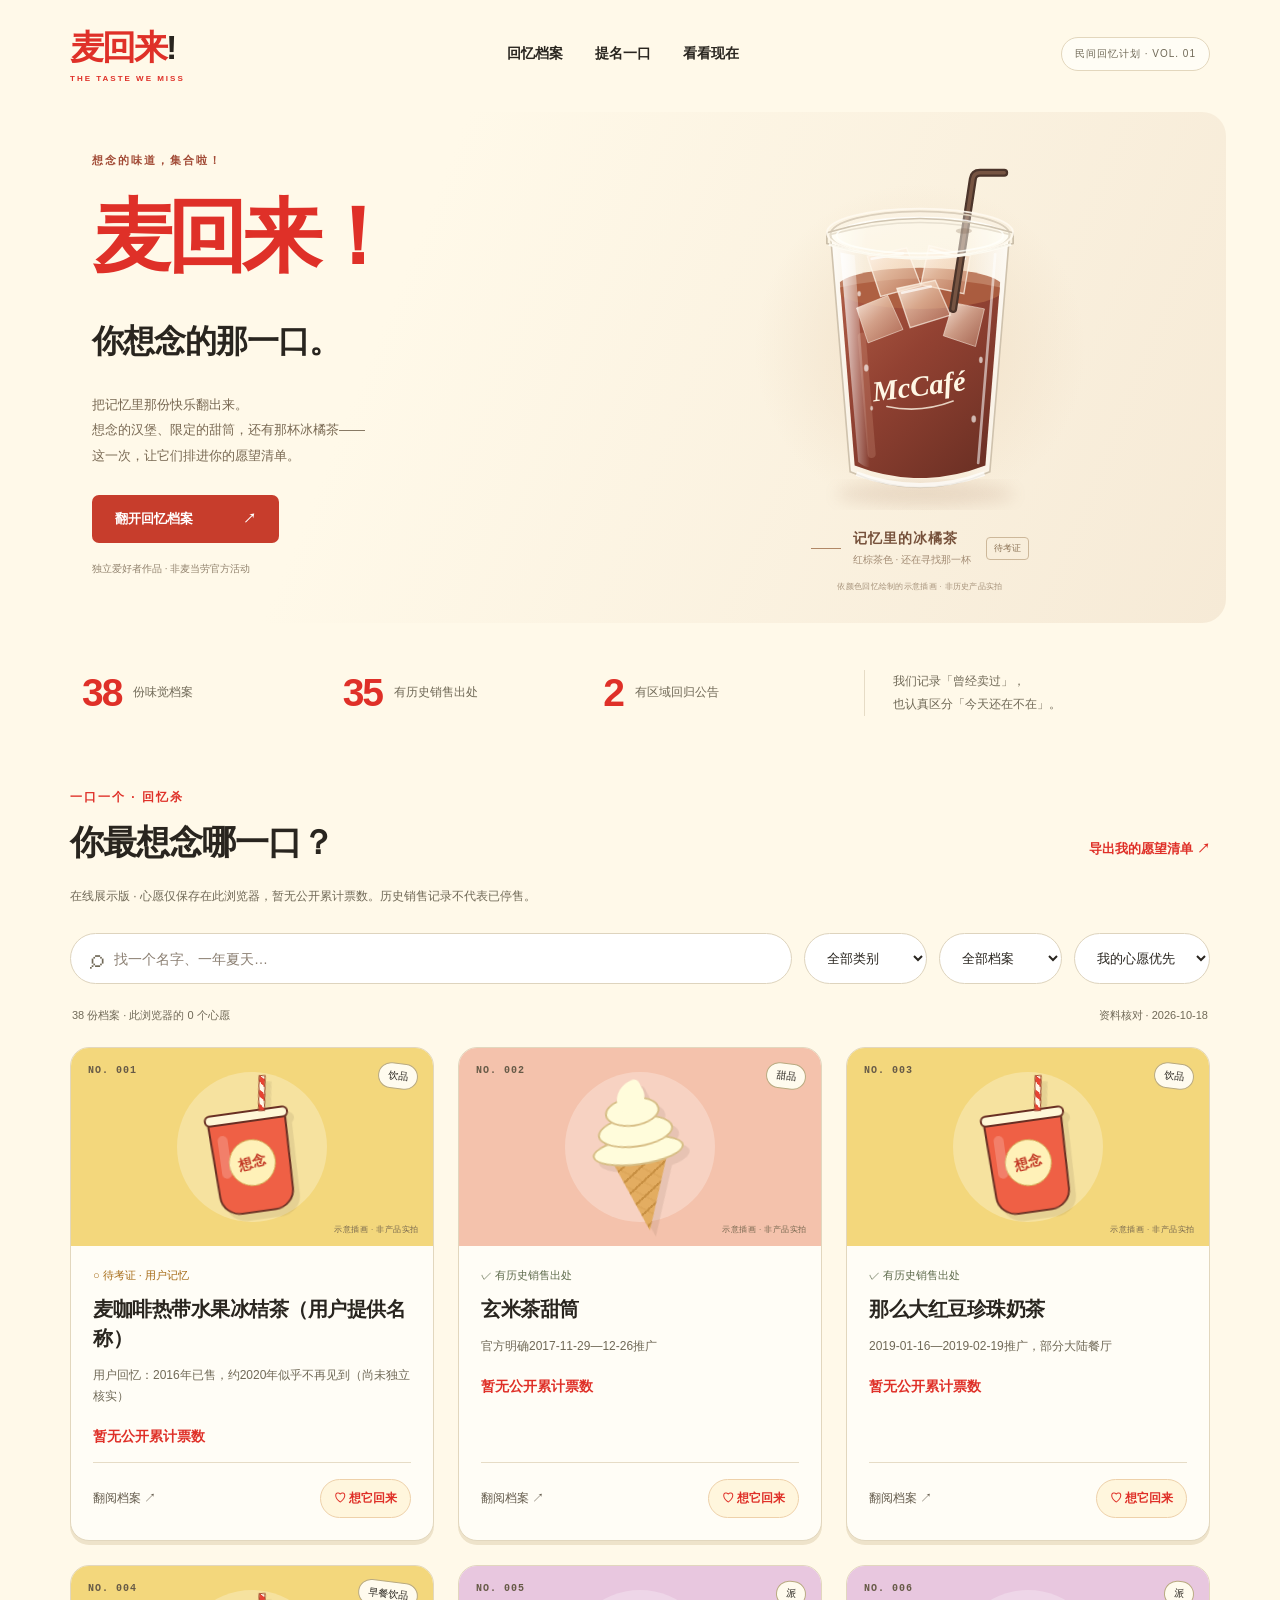
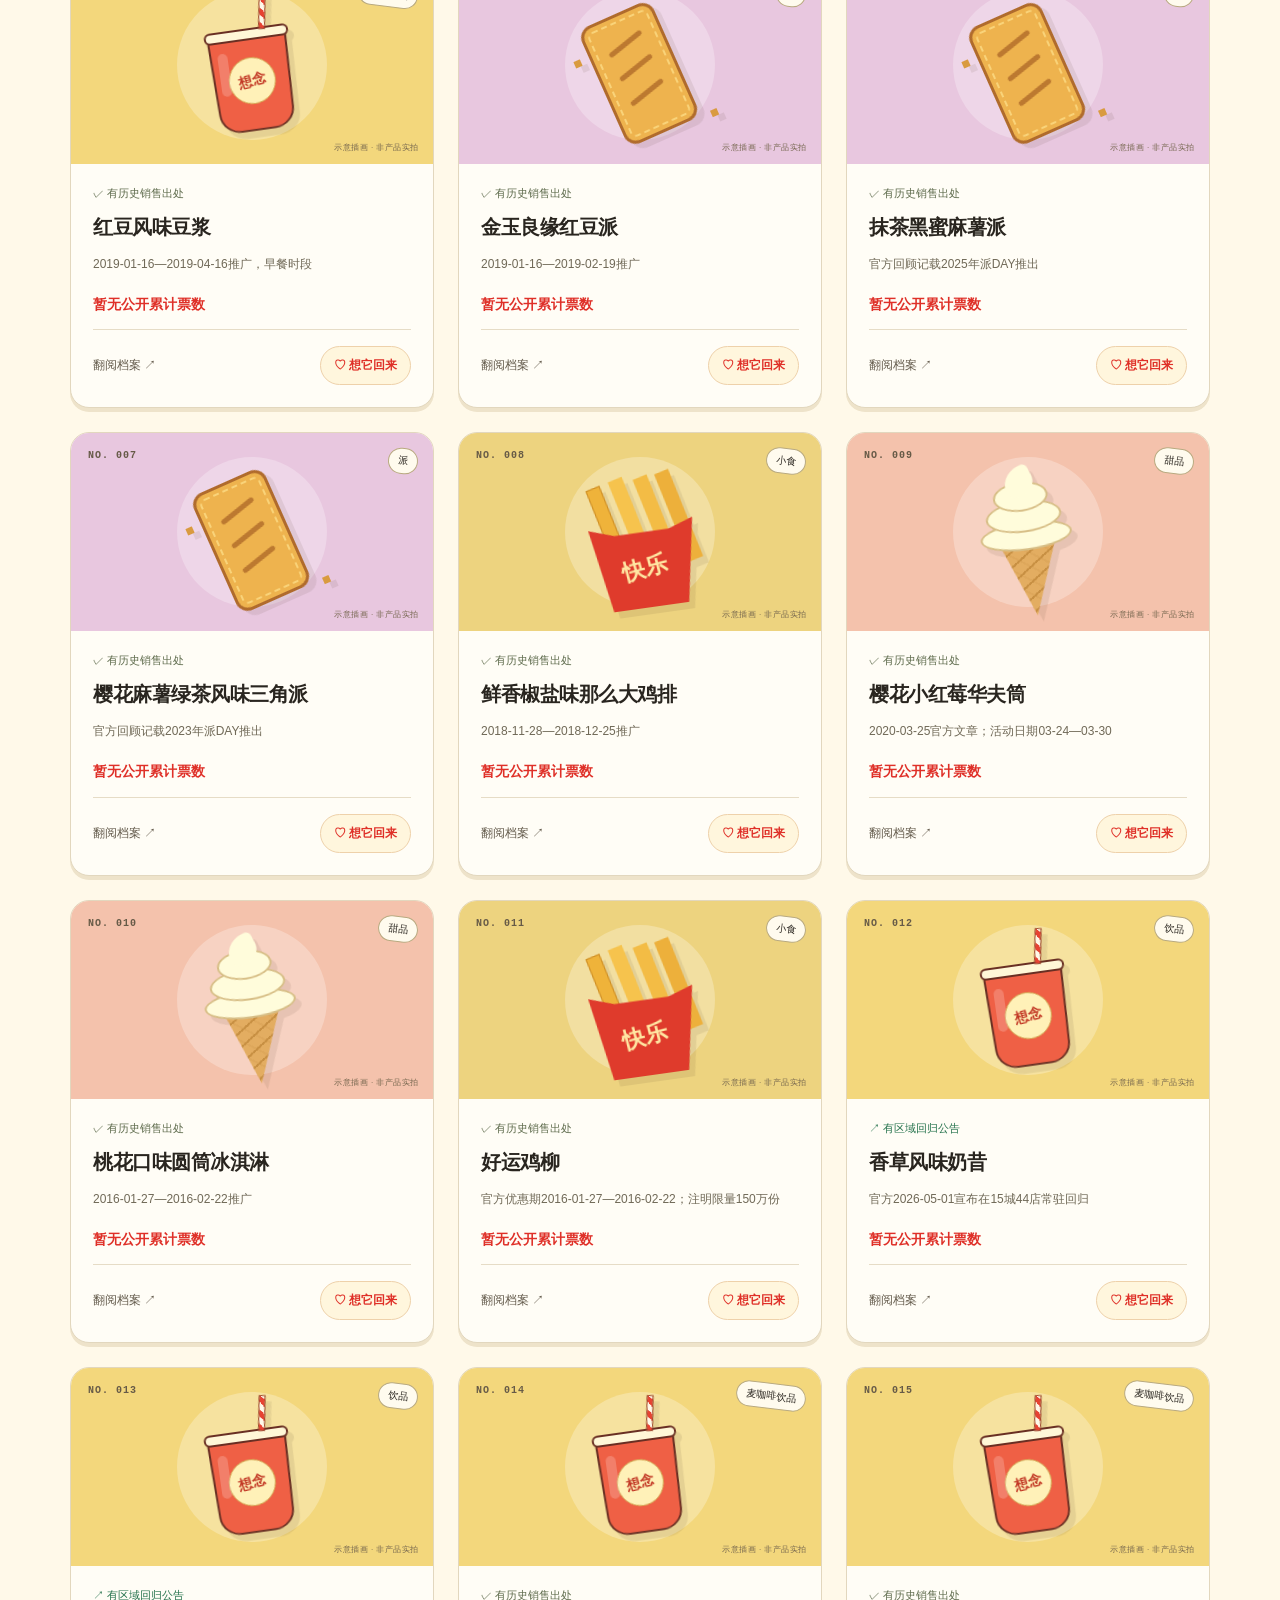
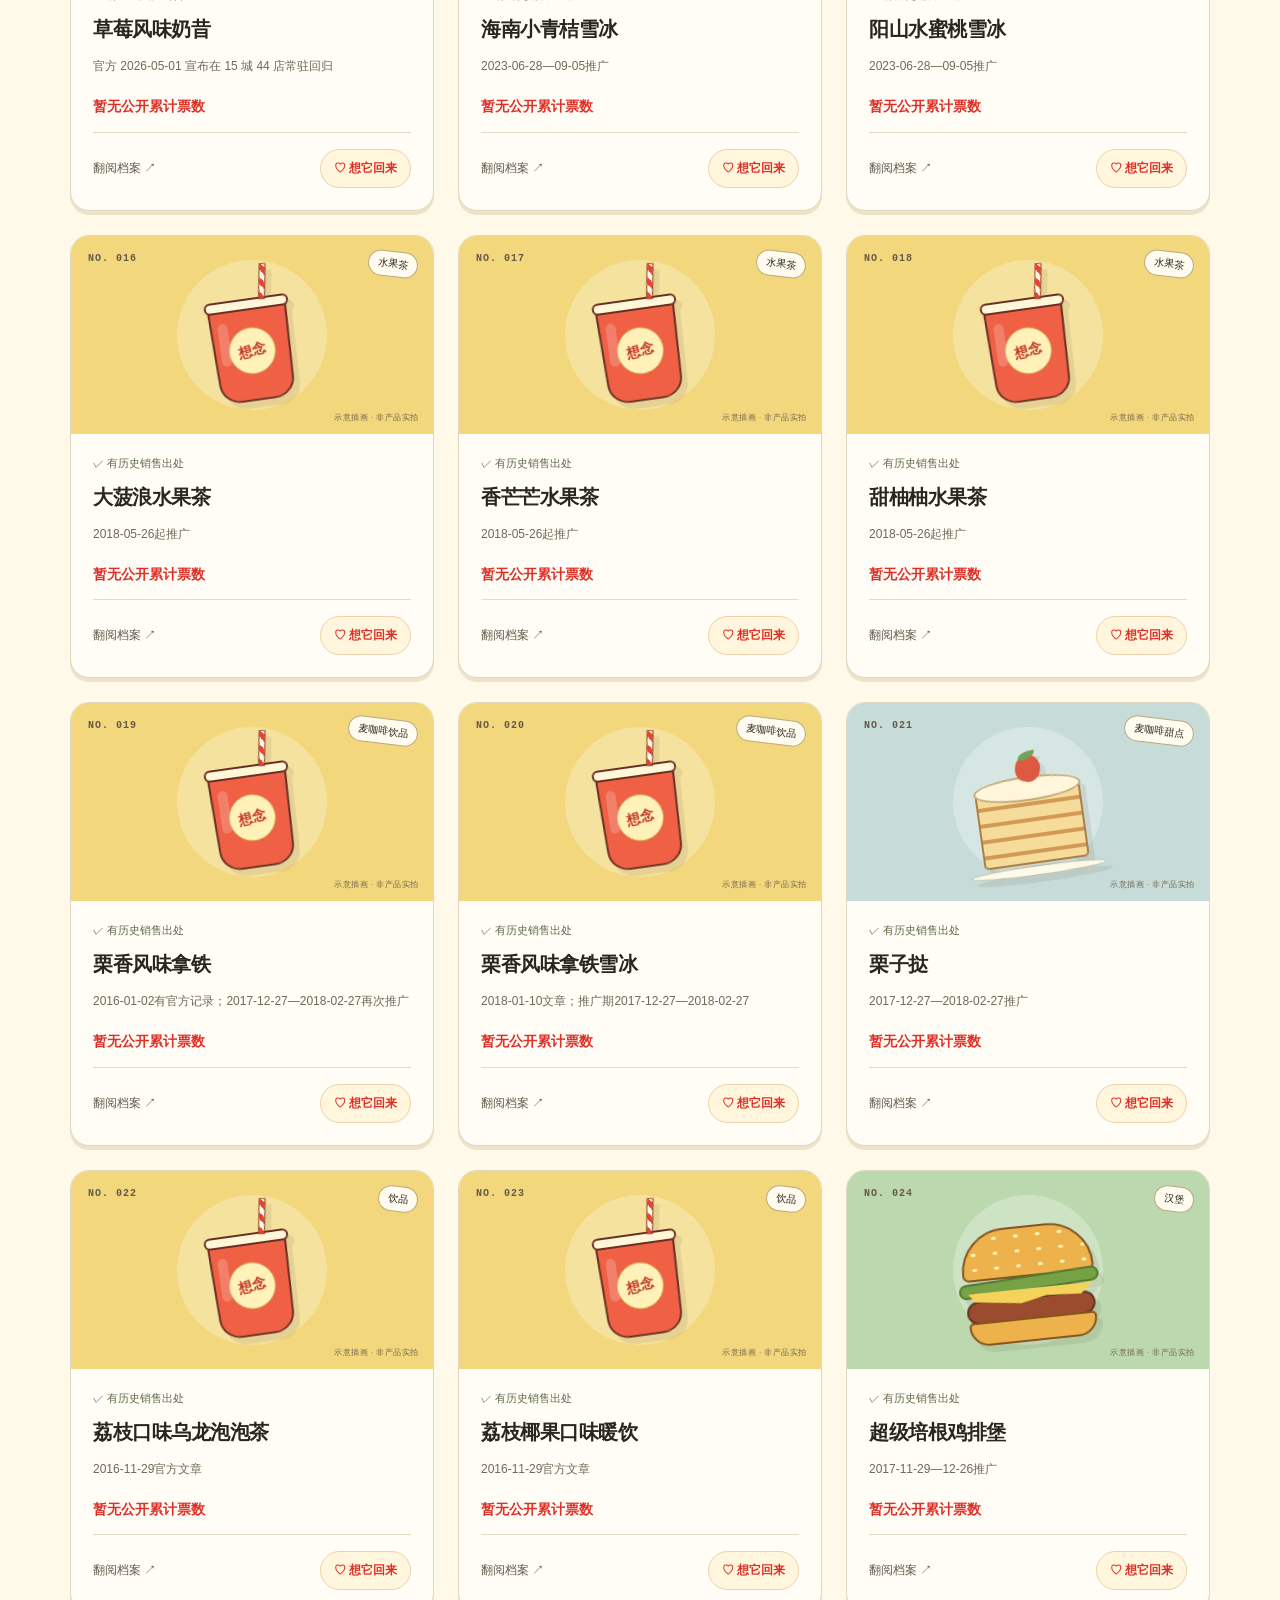
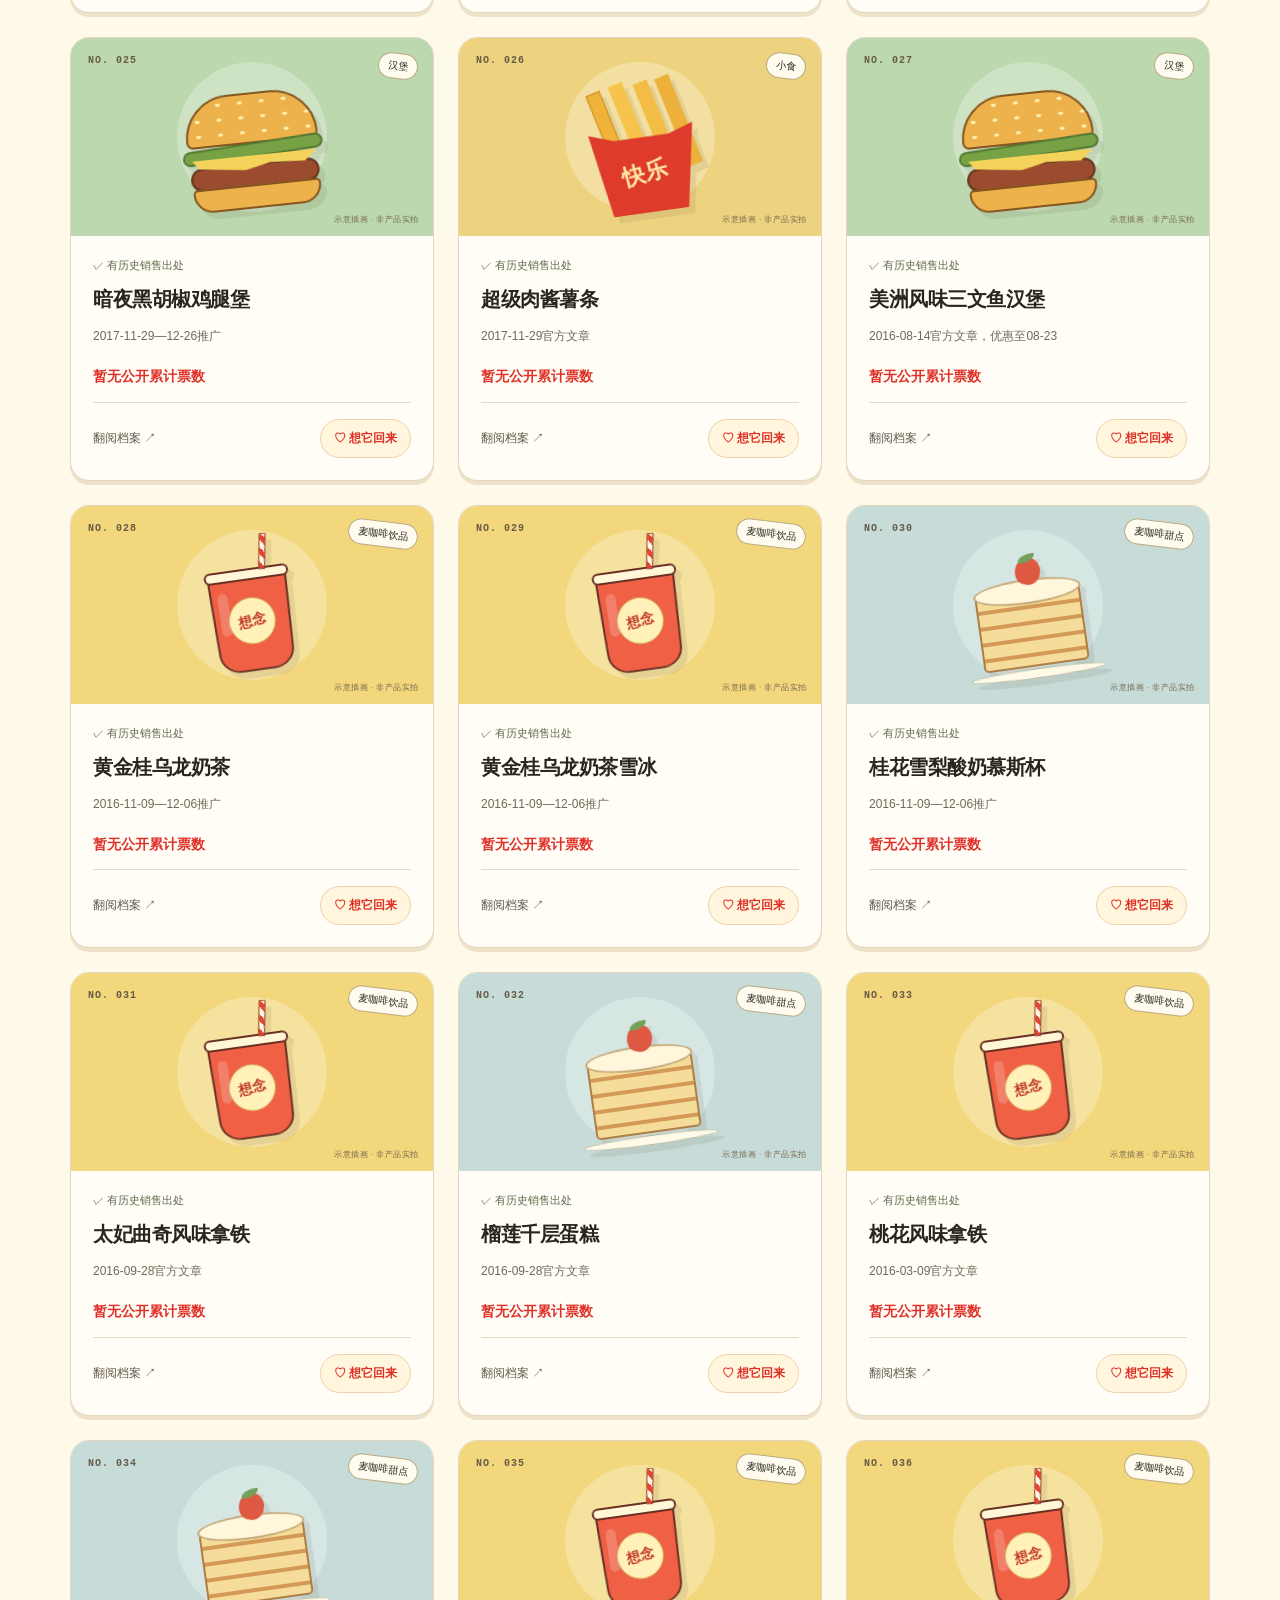
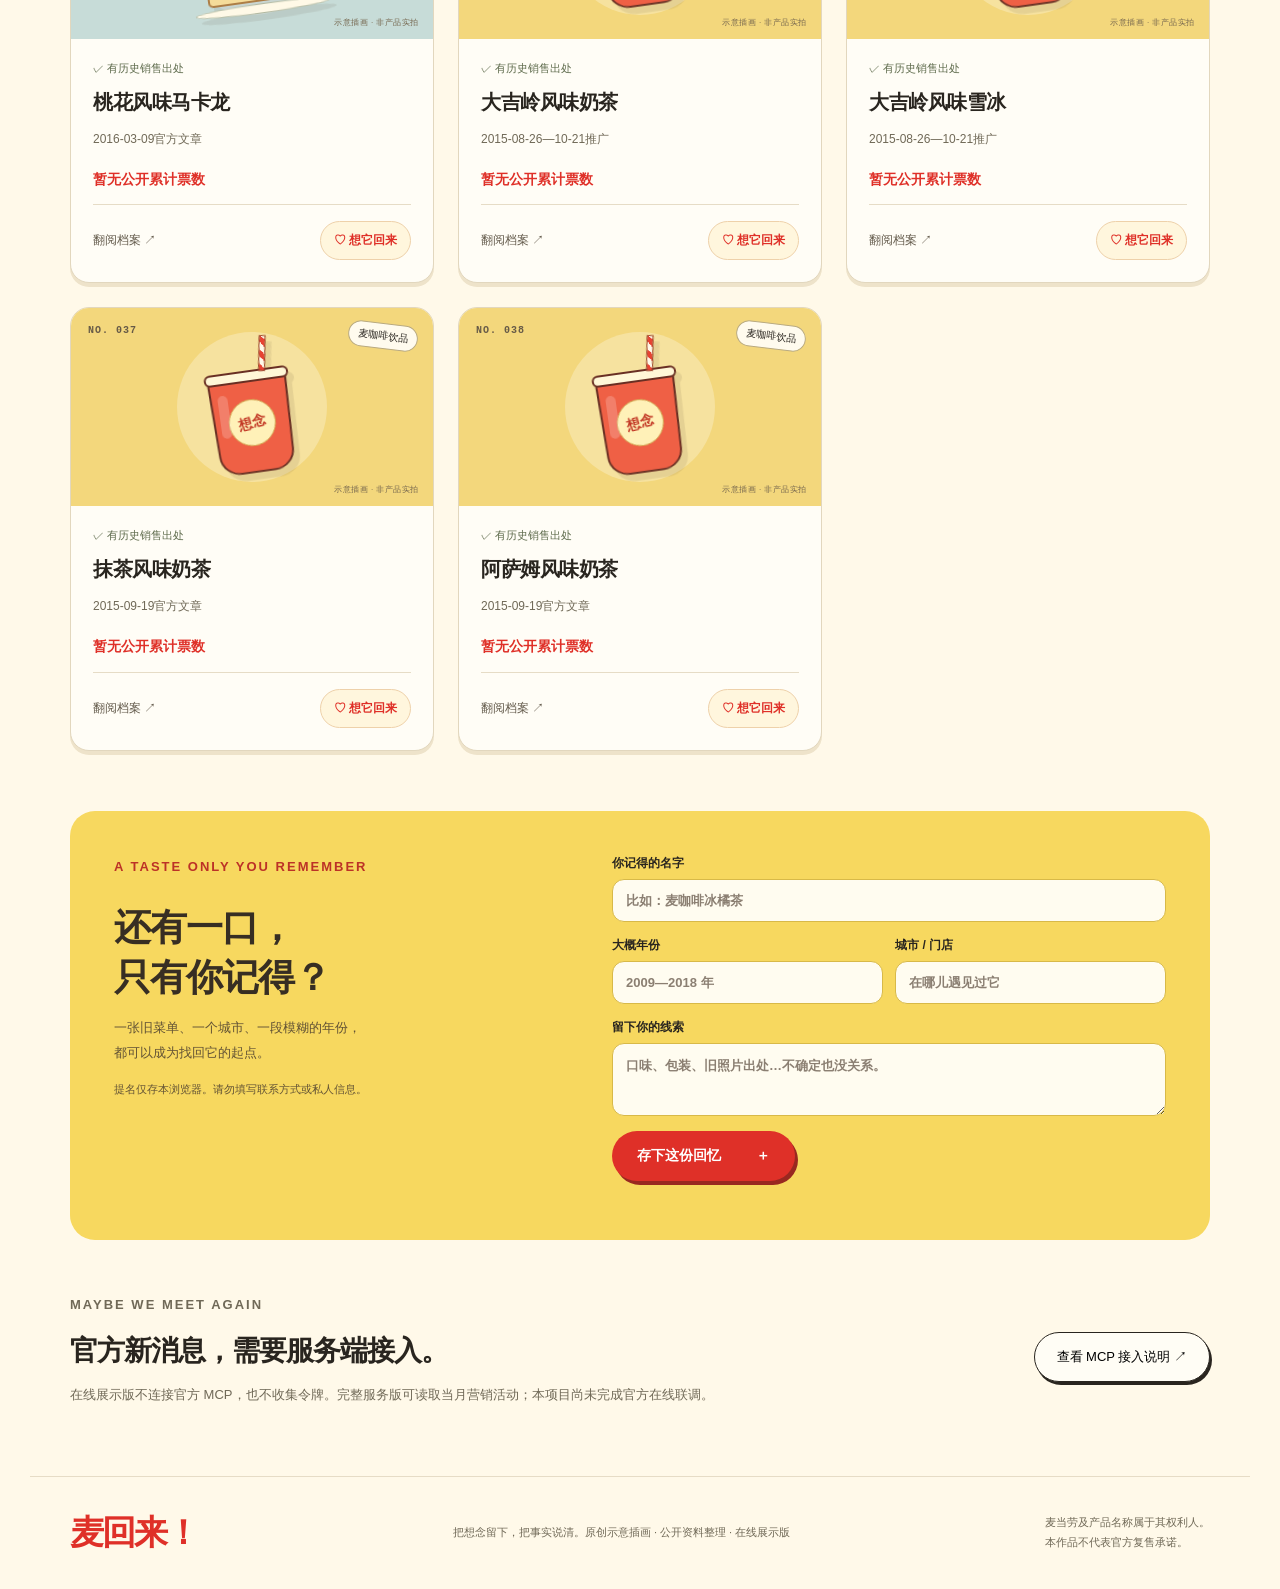
<file: index.html>
<!doctype html>
<html lang="zh-CN" data-mode="static"><head><meta charset="utf-8"><meta name="viewport" content="width=device-width,initial-scale=1"><title>麦回来！· 那一口，我们还记得</title><link rel="stylesheet" href="./style.css"><script defer src="./app.js"></script></head>
<body><header><a class="brand" href="#">麦回来<span>!</span><small>THE TASTE WE MISS</small></a><nav aria-label="主导航"><a href="#archive">回忆档案</a><a href="#nominate">提名一口</a><a href="#live">看看现在</a></nav><span class="edition">民间回忆计划 · VOL. 01</span></header>
<main><section class="hero"><div class="hero-copy"><p class="eyebrow">想念的味道，集合啦！</p><h1>麦回来<span>！</span><br><em>你想念的那一口。</em></h1><p class="intro">把记忆里那份快乐翻出来。<br>想念的汉堡、限定的甜筒，还有那杯冰橘茶——<br>这一次，让它们排进你的愿望清单。</p><a class="primary" href="#archive">翻开回忆档案 <span>↗</span></a><p class="quiet">独立爱好者作品 · 非麦当劳官方活动</p></div><div class="hero-art tea-scene" aria-label="根据用户颜色回忆绘制的冰茶示意插画，并非真实产品照片"><div class="tea-halo"></div><svg class="tea-glass" viewBox="0 0 420 430" role="img" aria-label="装有红棕色茶汤与冰块的麦咖啡透明外带杯及吸管示意图"><defs><linearGradient id="glass" x1="0" x2="1"><stop stop-color="#fff" stop-opacity=".8"/><stop offset=".2" stop-color="#fff" stop-opacity=".12"/><stop offset=".75" stop-color="#fff" stop-opacity=".06"/><stop offset="1" stop-color="#fff" stop-opacity=".75"/></linearGradient><linearGradient id="tea" x1="0" x2=".8" y2="1"><stop stop-color="#a84d35" stop-opacity=".9"/><stop offset=".45" stop-color="#8d392a" stop-opacity=".95"/><stop offset="1" stop-color="#6c3024"/></linearGradient><linearGradient id="ice" x1="0" x2="1" y2="1"><stop stop-color="#fff7ed" stop-opacity=".92"/><stop offset=".46" stop-color="#f4d6bc" stop-opacity=".6"/><stop offset="1" stop-color="#dcae92" stop-opacity=".35"/></linearGradient><linearGradient id="shine" x1="0" x2="1"><stop stop-color="#fff" stop-opacity=".8"/><stop offset="1" stop-color="#fff" stop-opacity="0"/></linearGradient><clipPath id="inside"><path d="M117 100L137 348Q210 376 283 348L303 100Z"/></clipPath><filter id="shadow"><feGaussianBlur stdDeviation="9"/></filter></defs><ellipse cx="216" cy="380" rx="100" ry="14" fill="#97664a" opacity=".15" filter="url(#shadow)"/><path d="M110 90Q210 63 310 90L288 355Q210 390 132 355Z" fill="url(#glass)" stroke="#cfc2ad" stroke-width="1.8"/><g clip-path="url(#inside)"><path d="M116 150Q210 128 304 150L284 351Q210 377 135 351Z" fill="url(#tea)"/><ellipse cx="210" cy="150" rx="94" ry="23" fill="#b16343" opacity=".8"/><path d="M151 114l44-9 16 42-45 12z" fill="url(#ice)" stroke="#fff7eb" stroke-opacity=".75" stroke-width="1.5"/><path d="M220 102l46 12-7 42-48-10z" fill="url(#ice)" stroke="#fff7eb" stroke-opacity=".75" stroke-width="1.5"/><path d="M184 150l43-9 17 39-45 14z" fill="url(#ice)" stroke="#fff7eb" stroke-opacity=".65" stroke-width="1.5"/><path d="M139 172l35-14 17 38-39 15z" fill="url(#ice)" stroke="#fff7eb" stroke-opacity=".55"/><path d="M247 166l35 7-10 42-36-12z" fill="url(#ice)" stroke="#fff7eb" stroke-opacity=".55"/><path d="M156 117l35-6M222 107l38 10M190 155l32-7" stroke="white" opacity=".7" stroke-width="3" stroke-linecap="round"/><path d="M145 204L156 335" stroke="#f4c3a5" stroke-opacity=".18" stroke-width="9" stroke-linecap="round"/></g><path d="M247 173L269 28Q270 21 277 21L304 21" fill="none" stroke="#4b342a" stroke-width="9" stroke-linecap="round"/><path d="M247 173L269 28Q270 21 277 21L304 21" fill="none" stroke="#765442" stroke-width="4" stroke-linecap="round"/><ellipse cx="210" cy="90" rx="100" ry="26" fill="#fffaf0" fill-opacity=".18" stroke="#d5c8b3" stroke-width="2"/><ellipse cx="210" cy="91" rx="93" ry="20" fill="none" stroke="white" stroke-opacity=".8" stroke-width="2"/><path d="M106 88Q210 56 314 88L314 100Q210 132 106 100Z" fill="#fffdf2" fill-opacity=".29" stroke="#c9bca7" stroke-width="1.8"/><ellipse cx="210" cy="88" rx="104" ry="27" fill="#fffdf2" fill-opacity=".13" stroke="#fffaf0" stroke-opacity=".9" stroke-width="2"/><path d="M108 101Q210 132 312 101" fill="none" stroke="#fffdf4" stroke-opacity=".9" stroke-width="3"/><ellipse cx="259" cy="86" rx="9" ry="3" fill="#795b43" fill-opacity=".25"/><text x="210" y="270" fill="#fff7e5" text-anchor="middle" font-family="Georgia, serif" font-size="32" font-style="italic" font-weight="bold" transform="rotate(-7 210 270)">McCafé</text><path d="M173 282Q211 290 247 276" fill="none" stroke="#fff7e5" stroke-width="1.8" stroke-linecap="round" opacity=".8"/><path d="M121 110L141 344Q148 350 154 350L137 113Z" fill="url(#shine)"/><path d="M294 112L275 345" fill="none" stroke="white" stroke-opacity=".55" stroke-width="3" stroke-linecap="round"/><path d="M139 357Q210 383 282 357" fill="none" stroke="white" stroke-opacity=".7" stroke-width="5"/><g fill="#fff" stroke="#d5bfa7" stroke-width=".4" opacity=".65"><ellipse cx="142" cy="156" rx="2" ry="3"/><ellipse cx="150" cy="239" rx="2.5" ry="4"/><ellipse cx="278" cy="230" rx="2" ry="3.5"/><ellipse cx="270" cy="296" rx="2.5" ry="4"/><ellipse cx="156" cy="284" rx="1.5" ry="2.5"/></g></svg><div class="tea-caption"><span class="tea-caption-rule"></span><div><strong>记忆里的冰橘茶</strong><p>红棕茶色 · 还在寻找那一杯</p></div><span class="tea-pending">待考证</span></div><p class="tea-disclaimer">依颜色回忆绘制的示意插画 · 非历史产品实拍</p></div></section>
<section class="stats" aria-label="档案概况"><div><b id="total">—</b><span>份味觉档案</span></div><div><b id="historical">—</b><span>有历史销售出处</span></div><div><b id="returned">—</b><span>有区域回归公告</span></div><p>我们记录「曾经卖过」，<br>也认真区分「今天还在不在」。</p></section>
<section id="archive" class="archive"><div class="section-top"><div><p class="eyebrow">一口一个 · 回忆杀</p><h2>你最想念哪一口？</h2></div><button id="export" class="text-button">导出我的愿望清单 ↗</button></div><p class="section-note" id="mode-note">历史记录不代表已停售。心愿数汇总当前服务的匿名浏览器记录，同一浏览器每款一票；并非核实人数，不会发送给麦当劳。</p><div class="filters"><label class="search"><span>⌕</span><input id="search" type="search" placeholder="找一个名字、一年夏天…" aria-label="搜索产品名称、年份或线索"></label><label><span class="sr">产品类别</span><select id="category"><option value="">全部类别</option></select></label><label><span class="sr">证据状态</span><select id="status"><option value="">全部档案</option><option value="historical">有历史出处</option><option value="pending">待考证提名</option><option value="returned">有回归公告</option><option value="voted">我想它回来</option></select></label><label><span class="sr">档案排序</span><select id="sort"><option value="wishes">按许愿数排序</option><option value="archive">档案顺序</option></select></label></div><div class="results"><span id="count" role="status">正在打开档案…</span><span>资料核对 · <span id="checked">—</span></span></div><div class="vote-sync"><button id="refresh-votes" class="text-button" type="button">刷新心愿数 ↻</button><p id="vote-status" role="status" hidden></p></div><div id="cards" class="cards"></div><p id="empty" hidden>这里暂时没有匹配的味道。换个关键词试试，或在下方补一份回忆。</p></section>
<section id="nominate" class="nomination"><div><p class="eyebrow">A TASTE ONLY YOU REMEMBER</p><h2>还有一口，<br>只有你记得？</h2><p>一张旧菜单、一个城市、一段模糊的年份，<br>都可以成为找回它的起点。</p><p class="quiet">提名仅存本浏览器。请勿填写联系方式或私人信息。</p></div><form id="nomination-form"><label>你记得的名字<input name="name" required maxlength="80" placeholder="比如：麦咖啡冰橘茶"></label><div class="form-row"><label>大概年份<input name="year" maxlength="40" placeholder="2009—2018 年"></label><label>城市 / 门店<input name="city" maxlength="80" placeholder="在哪儿遇见过它"></label></div><label>留下你的线索<textarea name="memory" maxlength="600" rows="3" placeholder="口味、包装、旧照片出处…不确定也没关系。"></textarea></label><button class="primary" type="submit">存下这份回忆 <span>＋</span></button><div id="nominations"></div></form></section>
<section id="live" class="live"><div><p class="eyebrow">MAYBE WE MEET AGAIN</p><h2>看看现在，有什么新消息。</h2><p>连接麦当劳官方 MCP，读取当月营销活动。<br>活动里没出现的产品，不代表已经停售；供应以具体门店为准。</p></div><button id="calendar" class="outline">查询官方当月活动 ↗</button><pre id="live-result" role="status" hidden></pre></section></main><footer><a class="brand" href="#">麦回来！</a><p>把想念留下，把事实说清。<br>原创文字插画 · 公开资料整理 · 本地演示版</p><span>麦当劳及产品名称属于其权利人。<br>本作品不代表官方复售承诺。</span></footer>
<dialog id="detail"><button class="close" aria-label="关闭详情">×</button><div id="detail-content"></div></dialog><div id="toast" role="status" hidden></div></body></html>
</file>
<file: style.css>
:root{--paper:#fbf6ec;--ink:#37251e;--red:#bc3028;--line:#ded5c6;--muted:#796d60;--yellow:#efbb54}*{box-sizing:border-box}html{scroll-behavior:smooth;scroll-padding-top:32px}body{margin:0;background:var(--paper);color:var(--ink);font-family:-apple-system,BlinkMacSystemFont,"PingFang SC","Microsoft YaHei",sans-serif}button,input,select,textarea{font:inherit}button,a,input,select,textarea{touch-action:manipulation}button,a{ -webkit-tap-highlight-color:transparent}a{color:inherit;text-decoration:none}button{cursor:pointer}button:focus-visible,a:focus-visible,input:focus-visible,select:focus-visible,textarea:focus-visible{outline:3px solid #176c68;outline-offset:4px}header,main,footer{max-width:1220px;margin:auto}header{padding:29px 40px;display:flex;align-items:center;justify-content:space-between;border-bottom:1px solid var(--line)}.brand{font-size:29px;font-weight:900;letter-spacing:-2px;color:var(--red)}.brand span{color:var(--ink)}.brand small{display:block;font-size:8px;letter-spacing:2.2px;margin-top:3px}nav{display:flex;gap:30px;font-size:13px}nav a:hover{color:var(--red)}.edition{font-size:10px;letter-spacing:1px;color:var(--muted)}section{margin:0 40px}.hero{display:grid;grid-template-columns:1fr 1fr;min-height:600px;align-items:center;gap:20px}.eyebrow{font-size:11px;font-weight:700;letter-spacing:2.4px;color:var(--red);margin:0 0 24px}h1{font-size:clamp(48px,5.3vw,70px);letter-spacing:-3px;line-height:1.14;margin:0 0 24px;font-weight:900}h1 span{color:var(--red)}.intro{line-height:1.9;color:var(--muted);font-size:15px;margin-bottom:28px}.primary{display:inline-flex;justify-content:space-between;gap:48px;align-items:center;background:var(--red);border:0;color:white;padding:15px 22px;border-radius:3px;font-size:13px;font-weight:600}.primary:hover{background:#9c241f}.quiet{font-size:11px;color:var(--muted);line-height:1.8}.hero-art{height:460px;position:relative;isolation:isolate}.hero-art:before{content:"";position:absolute;inset:28px 0;background:#eadbc0;border-radius:50%;opacity:.55}.orbit{position:absolute;left:40px;top:0;font-size:10px;letter-spacing:4px;transform:rotate(-8deg)}.ticket{position:absolute;background:#fffaf0;box-shadow:0 15px 35px #5d402222;border:1px solid #e5d6ba;border-radius:3px}.ticket.back{width:220px;height:290px;right:0;top:28px;transform:rotate(13deg);padding:26px;color:#716451;background:#ecd9ab}.ticket.back p{font-size:12px}.ticket.back strong{font-size:34px;writing-mode:vertical-rl;letter-spacing:10px;display:block;margin:20px auto}.ticket.back span{font-size:10px}.ticket.front{width:270px;height:359px;top:70px;left:55px;transform:rotate(-9deg);padding:20px}.ticket-top{display:flex;justify-content:space-between;font-size:10px;border-bottom:1px dashed #b6a78e;padding-bottom:14px}.ticket-top span{font-family:monospace}.cup{width:100px;height:148px;background:var(--red);border-radius:5px 5px 26px 26px;transform:rotate(8deg);margin:40px auto 20px;position:relative;box-shadow:9px 10px 0 #e9dac1}.cup:before{content:"";position:absolute;background:#efddba;width:110px;left:-5px;height:10px;border-radius:8px;top:-5px}.straw{width:7px;height:41px;background:#ac8d60;position:absolute;top:-42px;left:67px;transform:rotate(10deg)}.cup-label{color:#f9e9be;font-size:29px;line-height:1.1;font-weight:900;text-align:center;padding-top:35px}.ticket-bottom{border-top:1px dashed #b6a78e;padding-top:18px;text-align:center}.ticket-bottom strong{font-size:14px;display:block}.ticket-bottom span{display:block;font-size:7px;letter-spacing:1px;margin-top:10px}.stamp{position:absolute;bottom:13px;right:25px;border-radius:50%;border:2px solid var(--red);outline:1px solid var(--red);outline-offset:-7px;color:var(--red);width:92px;height:92px;display:grid;place-content:center;text-align:center;font-size:24px;font-weight:800;line-height:1.1;transform:rotate(12deg);background:var(--paper)}.stats{border-top:1px solid var(--line);border-bottom:1px solid var(--line);display:grid;grid-template-columns:repeat(3,1fr) 1.4fr;padding:24px 0}.stats div{display:flex;align-items:center;gap:12px}.stats b{font-family:Georgia,serif;font-size:39px;font-weight:400}.stats span,.stats p{font-size:11px;color:var(--muted);line-height:1.9}.stats p{margin:0;border-left:1px solid var(--line);padding-left:28px}.archive{padding:65px 0}.section-top{display:flex;justify-content:space-between;gap:20px;align-items:end}.section-top .eyebrow{margin-bottom:14px}h2{font-size:30px;letter-spacing:-1px;line-height:1.35;margin:0}.text-button{border:0;background:none;color:var(--red);padding:8px 0;font-size:12px}.section-note{font-size:12px;line-height:1.8;color:var(--muted);margin:20px 0 26px}.filters{display:flex;gap:10px}.search{flex:1;display:flex;background:#fffaf4;border:1px solid var(--line);align-items:center;padding:0 14px;gap:10px}.search span{font-size:27px;color:var(--muted)}input,textarea,select{min-width:0;background:#fffaf4;border:1px solid var(--line);color:var(--ink);padding:13px;border-radius:3px}input::placeholder,textarea::placeholder{color:#8b7f72}.search input{border:0;width:100%;background:none;padding-left:0}select{height:47px;font-size:12px;max-width:180px}.results{display:flex;justify-content:space-between;margin:20px 0;font-size:10px;color:var(--muted)}.cards{display:grid;grid-template-columns:repeat(3,1fr);gap:20px}.card{border:1px solid var(--line);background:#fffbf4;display:flex;flex-direction:column;border-radius:4px;overflow:hidden;transition:transform .2s,box-shadow .2s}.card:hover{transform:translateY(-3px);box-shadow:0 10px 20px #37251e0a}.card-visual{height:150px;display:flex;justify-content:space-between;position:relative;padding:20px;background:var(--tile,#e7dfc7);overflow:hidden}.card-visual .number{font-family:monospace;font-size:10px;align-self:flex-start;color:#665a47}.card-visual .word{font-size:48px;font-weight:900;letter-spacing:-3px;align-self:center;color:#53452a99;transform:rotate(-8deg)}.card-visual .vertical{font-size:9px;writing-mode:vertical-rl;letter-spacing:3px;color:#665a47}.card-body{padding:20px;display:flex;flex-direction:column;flex:1}.badge{font-size:10px;color:#66664d;display:inline-block}.badge.pending{color:#966b20}.badge.returned{color:#337667}.card h3{font-size:18px;line-height:1.5;margin:10px 0;letter-spacing:-.5px}.card p{font-size:11px;color:var(--muted);line-height:1.7;margin:0 0 15px}.card-actions{display:flex;align-items:center;justify-content:space-between;gap:8px;margin-top:auto;padding-top:15px;border-top:1px solid var(--line)}.detail-link{background:none;border:0;padding:8px 0;font-size:11px;color:var(--muted)}.vote{border:1px solid #d9c8b5;color:var(--red);background:transparent;border-radius:3px;padding:8px 10px;font-size:11px}.vote[aria-pressed=true]{background:var(--red);color:white;border-color:var(--red)}.nomination{background:#ece5d7;display:grid;grid-template-columns:1fr 1.25fr;gap:55px;padding:44px;margin-bottom:45px}.nomination h2{font-size:34px}.nomination p,.live p{font-size:12px;color:var(--muted);line-height:1.9}.nomination form{display:grid;gap:15px}form label{font-size:11px;display:grid;gap:7px}.form-row{display:grid;grid-template-columns:1fr 1fr;gap:12px}textarea{resize:vertical}form .primary{justify-self:start}.saved-memory{padding:12px 0;border-bottom:1px solid #cfc4b2;font-size:12px;overflow-wrap:anywhere}.saved-memory p{margin:5px 0;white-space:pre-wrap}.saved-memory button{font-size:11px;border:0;background:none;color:var(--red);padding:5px}.live{display:flex;flex-wrap:wrap;align-items:center;justify-content:space-between;gap:20px;padding:15px 0 55px}.live h2{font-size:25px}.live .eyebrow{margin-bottom:15px}.outline{background:none;border:1px solid var(--ink);padding:15px;font-size:12px;border-radius:3px}.outline:disabled{opacity:.5;cursor:wait}pre{white-space:pre-wrap;overflow-wrap:anywhere;background:#eee7d9;padding:20px;font-size:12px;line-height:1.7;max-height:400px;overflow:auto;width:100%}footer{border-top:1px solid var(--line);padding:30px 40px;display:flex;justify-content:space-between;align-items:center;gap:20px}footer p,footer>span{font-size:10px;line-height:1.8;color:var(--muted)}dialog{max-width:600px;width:calc(100% - 32px);background:var(--paper);color:var(--ink);padding:40px;border:1px solid var(--line);border-radius:8px;max-height:85vh}dialog::backdrop{background:#2f241eb3;backdrop-filter:blur(3px)}.close{position:absolute;right:14px;top:10px;border:0;background:none;font-size:28px;color:var(--ink)}dialog h2{font-size:26px;margin:20px 0}dialog p{font-size:13px;line-height:1.9}dialog h4{font-size:12px;color:var(--muted);margin-bottom:8px}dialog a{font-size:12px;display:block;color:var(--red);text-decoration:underline;margin:12px 0}#toast{position:fixed;bottom:25px;left:50%;transform:translateX(-50%);background:var(--ink);color:#fff;padding:13px 22px;font-size:12px;border-radius:4px;max-width:90%;z-index:5}.sr{position:absolute;width:1px;height:1px;overflow:hidden;clip-path:inset(50%)}[hidden]{display:none!important}@media(max-width:800px){header{padding:22px 24px}.edition{display:none}nav{gap:18px}section{margin-left:24px;margin-right:24px}.hero{min-height:510px}.hero-art{transform:scale(.8);transform-origin:center;height:420px}.ticket.front{left:0}.stats{grid-template-columns:repeat(3,1fr);gap:15px}.stats p{display:none}.stats div{display:block}.stats span{display:block}.cards{grid-template-columns:repeat(2,1fr)}.nomination{padding:28px;gap:25px;grid-template-columns:1fr 1.2fr}footer{padding:25px}}@media(max-width:560px){header{padding:20px}.brand{font-size:25px}nav{font-size:11px;gap:13px}.hero{grid-template-columns:1fr;gap:0;padding-top:38px}.hero-copy{position:relative;z-index:1}h1{font-size:55px}.intro{font-size:13px}.hero-art{height:430px;width:310px;max-width:100%;justify-self:center;margin-top:-12px;transform:scale(.76);transform-origin:center top;margin-bottom:-60px}.hero-art:before{height:370px}.stamp{bottom:0;right:0}.stats{margin-top:25px}.stats b{font-size:32px}.stats span{font-size:10px}.archive{padding:42px 0}.section-top{align-items:start}.section-top h2{font-size:25px}.section-top .text-button{font-size:10px;max-width:90px;text-align:right}.eyebrow{font-size:9px}.filters{flex-wrap:wrap}.search{flex-basis:100%}.filters>label:not(.search){flex:1}.filters select{max-width:none;width:100%}.cards{gap:12px}.card-visual{height:115px;padding:12px}.card-visual .word{font-size:32px}.card-body{padding:13px}.card h3{font-size:15px}.card-actions{flex-wrap:wrap}.vote{width:100%}.card p{font-size:10px}.card-visual .vertical{font-size:8px}.nomination{grid-template-columns:1fr;padding:24px;margin-left:16px;margin-right:16px}.nomination h2{font-size:29px}.live h2{font-size:23px}.live{padding-bottom:35px}footer{flex-wrap:wrap}footer>span{width:100%}dialog{padding:30px 24px}}@media(prefers-reduced-motion:reduce){html{scroll-behavior:auto}.card{transition:none}}
/* Playful nostalgia edition: original CSS illustrations, no product photos. */
:root{--paper:#fff9e9;--ink:#29251f;--red:#df3028;--line:#e6dcc6;--muted:#706957;--yellow:#ffce42}body{background:var(--paper)}header{border-bottom:0;padding-top:25px;padding-bottom:25px}.brand{font-size:34px;letter-spacing:-2px}.brand small{letter-spacing:2px;font-size:8px}nav{font-size:14px;gap:32px;font-weight:600}.edition{border:1px solid #e3d7bd;border-radius:30px;padding:9px 13px;font-size:10px;background:#fffdf5}.hero{margin:8px 24px 30px;padding:44px 34px;background:#ffdc64;border-radius:28px;min-height:570px;overflow:hidden;position:relative}.hero:after{content:'✦';font-size:72px;color:#df3028;position:absolute;bottom:24px;left:47%;transform:rotate(16deg)}.hero-copy{z-index:1}.hero .eyebrow{display:inline-block;background:#fff9e9;padding:9px 15px;border-radius:22px;color:#b82722;letter-spacing:2px;font-size:12px;transform:rotate(-2deg);margin-bottom:25px}h1{font-size:88px;letter-spacing:-6px;line-height:1.05;margin-bottom:25px;color:var(--red);white-space:nowrap}h1 span{color:var(--red)}h1 em{font-style:normal;font-size:35px;letter-spacing:-1px;color:var(--ink);line-height:1.6}.intro{font-size:14px;color:#544a30;line-height:1.95}.primary{border-radius:40px;padding:16px 25px;font-size:14px;box-shadow:3px 4px 0 #992820;gap:35px}.primary:hover{background:#c62b24;transform:translateY(-1px)}.hero .quiet{font-size:11px;margin-top:19px;color:#6b5a31}.hero-art{height:430px;transform:rotate(3deg);min-width:0}.hero-art:before{background:#fff0a4;opacity:1;inset:30px 5px;border:2px dashed #eebc3e;transform:rotate(-10deg)}.orbit{top:12px;left:35px;font-weight:800;color:#976b20;font-size:9px;letter-spacing:3px}.ticket{border:2px solid var(--ink);border-radius:14px;box-shadow:6px 7px 0 #34271f}.ticket.back{background:#ef6b49;right:-10px;top:55px;width:215px;height:270px;color:#fff8e7;transform:rotate(16deg)}.ticket.back strong{font-size:37px;letter-spacing:8px}.ticket.back p{font-weight:700}.ticket.front{width:255px;height:330px;left:35px;top:48px;background:#fffdf1;transform:rotate(-12deg);padding:18px}.ticket-top{border-color:#bdb39b;font-weight:700}.cup{height:130px;width:96px;margin:35px auto 18px;background:repeating-linear-gradient(90deg,#df3028 0,#df3028 19px,#f04c3e 19px,#f04c3e 38px);box-shadow:7px 6px 0 #f1db9a}.cup-label{font-size:28px;padding-top:30px}.cup:before{background:#fff7db;border:2px solid var(--ink);height:14px;left:-6px;width:108px;top:-8px}.straw{height:37px;top:-43px;background:#d83229;border:1px solid #982d21}.ticket-bottom{padding-top:14px}.ticket-bottom strong{font-size:17px;color:var(--red)}.ticket-bottom span{font-size:6px;letter-spacing:1px}.stamp{background:#b8d9a4;color:#274f36;border:2px solid #274f36;outline:none;box-shadow:3px 4px 0 #274f36;width:104px;height:104px;right:-3px;bottom:11px;font-size:26px;transform:rotate(10deg)}.stats{border:0;gap:22px;padding:17px 0 24px;margin:0 52px}.stats div{gap:12px}.stats b{font-family:inherit;font-size:39px;font-weight:850;color:var(--red);letter-spacing:-2px}.stats span{font-size:12px}.stats p{font-size:12px}.archive{padding:49px 0 60px;margin-left:40px;margin-right:40px}.eyebrow{font-size:12px;letter-spacing:2px}.section-top h2{font-size:34px;letter-spacing:-1px}.text-button{font-size:13px;font-weight:600}.section-note{font-size:12px;max-width:820px}.filters{gap:12px}.search{border-radius:40px;background:white;border:1.5px solid #ded4be;padding:0 19px}.search input{padding:15px 0;font-size:14px}select{border-radius:30px;background:white;height:51px;padding:0 18px;font-size:13px;border:1.5px solid #ded4be}.results{font-size:11px;margin:24px 2px 17px}.cards{gap:24px}.card{border-radius:19px;border:1.5px solid #e2d7be;box-shadow:0 4px 0 #eee3ca;background:#fffdf6;transition:transform .18s,box-shadow .18s}.card:hover{transform:translateY(-5px) rotate(-.3deg);box-shadow:0 8px 0 #e8dbc0}.card-visual{height:198px;background:#f8df91;position:relative;padding:17px;overflow:hidden}.card-visual:before{content:'';position:absolute;width:150px;height:150px;background:#ffffff44;left:50%;top:50%;transform:translate(-50%,-50%);border-radius:50%}.card-visual .number{font-size:10px;font-weight:700;z-index:1;letter-spacing:1px}.category-sticker{position:absolute;right:15px;top:15px;font-size:10px;background:#fffbee;border:1px solid #b9aa80;border-radius:20px;padding:5px 9px;transform:rotate(7deg)}.illustration-note{position:absolute;right:14px;bottom:11px;font-size:8px;letter-spacing:.5px;color:#75664e}.card-body{padding:22px}.badge{font-size:11px;color:#5d6a4b}.badge.pending{color:#a66b16}.badge.returned{color:#26734d}.card h3{font-size:20px;line-height:1.45;margin:12px 0;letter-spacing:-.5px}.card p{font-size:12px;line-height:1.75}.card-actions{padding-top:16px}.detail-link{font-size:12px;color:#655c4d}.vote{border-radius:25px;padding:10px 13px;background:#fff6dd;font-size:12px;font-weight:650;border-color:#eed1aa}.vote[aria-pressed=true]{box-shadow:0 2px 0 #a62520}.food-art{position:absolute;left:50%;top:50%;transform:translate(-50%,-43%) rotate(-8deg);width:130px;height:130px;filter:drop-shadow(5px 7px 0 #46381c18)}.food-art i{position:absolute;display:block;font-style:normal}.visual-drink{background:#f3d77c}.drink i:nth-child(1){width:77px;height:100px;left:26px;top:24px;background:#ef6045;border:2px solid #692f23;border-radius:5px 5px 21px 21px;transform:perspective(180px) rotateX(-8deg)}.drink i:nth-child(2){width:85px;height:12px;border:2px solid #692f23;background:#fff7d7;border-radius:8px;left:22px;top:19px}.drink i:nth-child(3){width:7px;height:36px;background:repeating-linear-gradient(45deg,#e74232 0,#e74232 5px,#fff8e9 5px,#fff8e9 10px);left:80px;top:-14px;border:1px solid #973f27;transform:rotate(9deg)}.drink i:nth-child(4){width:47px;height:47px;left:41px;top:48px;border-radius:50%;background:#fff1b8;border:1px solid #d3aa55}.drink i:nth-child(4):after{content:'想念';position:absolute;inset:0;display:grid;place-content:center;color:#c23724;font-size:14px;font-weight:900;transform:rotate(-8deg)}.drink i:nth-child(5){width:10px;height:43px;border-radius:5px;background:#ffffff33;top:41px;left:33px}.visual-burger{background:#bcd8ae}.burger{transform:translate(-50%,-42%) rotate(-6deg)}.burger i:nth-child(1){height:51px;width:132px;border-radius:80px 80px 12px 12px;background:#edb24b;border:2px solid #855520;top:10px;background-image:radial-gradient(ellipse at center,#fff0ae 2px,transparent 3px);background-size:22px 15px}.burger i:nth-child(2){height:15px;width:141px;left:-5px;top:60px;background:#76a245;border:2px solid #547830;border-radius:9px;transform:rotate(-3deg)}.burger i:nth-child(3){height:14px;width:125px;left:4px;top:73px;background:#f3d35a;clip-path:polygon(0 0,100% 0,90% 75%,62% 60%,42% 100%,5% 60%);z-index:2}.burger i:nth-child(4){height:23px;width:129px;left:1px;top:81px;background:#9b4c2e;border:2px solid #64351f;border-radius:12px}.burger i:nth-child(5){height:24px;width:128px;left:2px;top:102px;background:#edb24b;border:2px solid #855520;border-radius:6px 6px 25px 25px}.visual-pie{background:#e8c7df}.pie{transform:translate(-50%,-43%) rotate(-24deg)}.pie i:nth-child(1){width:79px;height:128px;left:25px;top:0;background:#eeb34e;border:3px solid #b06b2c;border-radius:13px;outline:2px dashed #f9d379;outline-offset:-9px}.pie i:nth-child(2),.pie i:nth-child(3),.pie i:nth-child(4){height:5px;width:40px;background:#bc7930;left:44px;top:29px;border-radius:5px;transform:rotate(-15deg)}.pie i:nth-child(3){top:55px}.pie i:nth-child(4){top:82px}.pie i:nth-child(5){height:7px;width:7px;top:127px;left:114px;background:#d99b40;box-shadow:-105px -100px 0 #d99b40}.visual-icecream{background:#f4c2ac}.icecream i:nth-child(1){width:65px;height:86px;left:32px;top:54px;background:repeating-linear-gradient(35deg,transparent 0,transparent 10px,#c78f4233 10px,#c78f4233 12px),repeating-linear-gradient(-35deg,#e3ad61 0,#e3ad61 10px,#c78f42 10px,#c78f42 12px);clip-path:polygon(0 0,100% 0,50% 100%)}.icecream i:nth-child(2){width:92px;height:29px;left:18px;top:45px;background:#fffcdb;border:2px solid #d7be86;border-radius:50%}.icecream i:nth-child(3){width:76px;height:32px;left:26px;top:24px;background:#fffcdb;border:2px solid #d7be86;border-radius:50%}.icecream i:nth-child(4){width:55px;height:30px;left:36px;top:5px;background:#fffcdb;border:2px solid #d7be86;border-radius:50%}.icecream i:nth-child(5){width:30px;height:28px;left:48px;top:-9px;background:#fffcdb;border-radius:70% 20% 50% 30%;transform:rotate(-20deg)}.visual-fries{background:#edd37f}.fries i:nth-child(1){width:15px;height:94px;background:#efb33a;left:29px;top:5px;border:1px solid #cc8c25;transform:rotate(-14deg);box-shadow:24px 0 0 #f6c34d,48px 7px 0 #f3bc45,70px 10px 0 #edb03b}.fries i:nth-child(2){width:105px;height:84px;background:#df3b2c;left:15px;top:48px;clip-path:polygon(0 0,24% 10%,76% 10%,100% 0,86% 100%,14% 100%)}.fries i:nth-child(3):after{content:'快乐';position:absolute;top:77px;left:43px;color:#ffe6a2;font-size:23px;font-weight:900;white-space:nowrap;transform:rotate(-7deg)}.visual-cake{background:#c7dcd8}.cake i:nth-child(1){width:106px;height:76px;left:14px;top:42px;background:repeating-linear-gradient(#f5dc9a 0,#f5dc9a 12px,#d29a56 12px,#d29a56 16px);border:2px solid #ad7e46;border-radius:5px}.cake i:nth-child(2){width:108px;height:25px;background:#fff6dc;left:13px;top:30px;border:2px solid #c4a878;border-radius:50%}.cake i:nth-child(3){width:25px;height:27px;left:58px;top:9px;background:#df5942;border-radius:50% 50% 45% 45%;transform:rotate(14deg)}.cake i:nth-child(4){width:17px;height:9px;left:62px;top:5px;background:#73a05b;border-radius:90% 0}.cake i:nth-child(5){width:136px;height:10px;left:0;top:120px;background:#fff9e7;border:1px solid #b2b8a0;border-radius:50%}.nomination{border-radius:25px;background:#f7d85f;padding:44px;gap:55px}.nomination h2{font-size:37px;color:#372e23}.nomination .eyebrow{color:#bc3227}.nomination p{color:#635335;font-size:13px}.nomination .quiet{font-size:11px}form label{font-size:12px;font-weight:600}form input,form textarea{background:#fffcf0;border:1px solid #d8b948;border-radius:12px;font-size:13px}.live{padding-top:8px;padding-bottom:55px}.live h2{font-size:28px}.live p{font-size:13px}.outline{border-radius:30px;border:1.5px solid var(--ink);padding:15px 22px;font-size:13px;background:#fffdf5;box-shadow:2px 3px 0 var(--ink)}footer{padding-top:33px;padding-bottom:33px}footer p,footer>span{font-size:11px}dialog{border:2px solid #352a20;border-radius:22px;box-shadow:8px 9px 0 #0003}.close{right:18px;top:12px}#toast{border-radius:30px;background:#302b22;padding:15px 24px;font-size:13px}pre{border-radius:16px;background:#f3ead4}@media(max-width:1000px){h1{font-size:72px}h1 em{font-size:28px}.hero{padding-left:28px;padding-right:28px}.hero-art{transform:scale(.9);transform-origin:center}.ticket.front{left:5px}.ticket.back{right:-35px}.stats{margin-left:40px;margin-right:40px}.card-actions{flex-wrap:wrap}}@media(max-width:800px){header{padding:22px 24px}.hero{min-height:530px;margin-left:16px;margin-right:16px;gap:0;padding:30px 25px}.hero-copy{min-width:0}h1{font-size:65px}h1 em{font-size:24px}.intro{font-size:12px}.hero-art{transform:scale(.72);transform-origin:center;width:300px;margin-left:-20px}.hero:after{left:45%;bottom:20px;font-size:55px}.cards{gap:20px}.card-visual{height:190px}.nomination{padding:30px;gap:25px}.stats{gap:20px}.stats div{display:flex}.stats b{font-size:34px}.stats span{font-size:10px}.stats p{display:none}.section-top h2{font-size:30px}}@media(max-width:560px){header{padding:20px 22px}.brand{font-size:29px}nav{font-size:11px;gap:16px}.hero{display:flex;flex-direction:column;align-items:stretch;padding:32px 25px 0;margin:0 12px 23px;border-radius:24px;min-height:0}.hero .eyebrow{font-size:10px;padding:8px 12px;margin-bottom:20px}h1{font-size:76px;letter-spacing:-5px;margin-bottom:19px}h1 em{font-size:28px;letter-spacing:-1px}.intro{font-size:12px;line-height:1.9;margin-bottom:22px}.primary{padding:14px 21px;font-size:13px}.hero .quiet{font-size:10px;margin-top:15px}.hero-art{width:310px;height:345px;align-self:center;transform:scale(.8);transform-origin:center top;margin:15px 0 -35px}.hero-art:before{height:310px;inset:0 0 auto}.orbit{top:-4px;left:25px;font-size:8px}.ticket.front{top:20px;left:22px;width:230px;height:305px;padding:16px}.ticket.back{top:35px;right:-10px;height:235px;width:185px;padding:20px}.ticket.back strong{font-size:31px;margin:15px auto;letter-spacing:6px}.ticket.back p{font-size:10px}.ticket.back span{font-size:8px}.cup{margin:30px auto 13px;height:115px;width:88px}.cup:before{width:100px}.cup-label{font-size:25px;padding-top:26px}.ticket-bottom strong{font-size:15px}.stamp{width:85px;height:85px;font-size:22px;right:-4px;bottom:5px}.hero:after{font-size:40px;left:auto;right:20px;bottom:24px}.stats{margin:0 25px;padding:12px 0 18px;gap:10px}.stats div{display:block}.stats b{font-size:33px}.stats span{font-size:10px}.archive{margin:0 23px;padding:32px 0 40px}.section-top{gap:14px;align-items:center}.section-top h2{font-size:27px}.section-top .text-button{font-size:11px;max-width:92px;line-height:1.7}.section-top .eyebrow{font-size:10px;letter-spacing:1.5px;margin-bottom:12px}.section-note{font-size:11px;margin-top:17px}.filters{gap:10px}.search input{font-size:13px}select{font-size:12px}.results{font-size:10px;gap:10px}.cards{grid-template-columns:1fr;gap:22px}.card{border-radius:21px}.card-visual{height:196px}.card-body{padding:21px}.card h3{font-size:23px;margin-top:12px}.card p{font-size:13px}.badge{font-size:11px}.card-actions{flex-wrap:nowrap}.vote{width:auto;padding:11px 17px;font-size:13px}.detail-link{font-size:13px}.card-visual .number{font-size:11px}.category-sticker{font-size:11px;padding:6px 11px;right:18px;top:18px}.illustration-note{font-size:9px;right:17px;bottom:12px}.food-art{transform:translate(-50%,-43%) rotate(-8deg) scale(1.07)}.nomination{margin:0 12px 38px;padding:28px 23px;border-radius:24px;gap:20px}.nomination h2{font-size:33px}.nomination p{font-size:12px}.nomination .eyebrow{font-size:10px}.live{margin-left:24px;margin-right:24px;padding-bottom:35px}.live h2{font-size:26px}.live .eyebrow{font-size:10px}.live p{font-size:12px}footer{margin:0 24px;padding:24px 0;gap:14px}footer p,footer>span{font-size:10px}dialog{padding:32px 23px}dialog h2{font-size:25px}}@media(min-width:480px) and (max-width:560px){.cards{grid-template-columns:repeat(2,1fr);gap:15px}.card-body{padding:16px}.card h3{font-size:18px}.card p{font-size:11px}.card-actions{flex-wrap:wrap}.vote{width:100%}.card-visual{height:180px}.category-sticker{font-size:9px}.illustration-note{font-size:7px}.food-art{transform:translate(-50%,-38%) rotate(-8deg) scale(.9)}}
/* Quiet first screen: a remembered iced tea, not a historical product photo. */
.hero{background:linear-gradient(112deg,#fff9e9 30%,#f6ead6 100%);border-radius:24px;margin-top:4px;min-height:510px;padding:38px 38px 35px;gap:24px;overflow:hidden}.hero:after{display:none}.hero .eyebrow{background:none;border-radius:0;padding:0;transform:none;font-size:11px;letter-spacing:2px;color:#a24b36;margin-bottom:25px}.hero h1{font-size:80px;line-height:1.1;letter-spacing:-5px;margin-bottom:23px}.hero h1 em{font-size:32px;line-height:1.65;letter-spacing:-1px}.hero .intro{font-size:13px;line-height:1.95;color:#786852;max-width:390px;margin-bottom:27px}.hero .primary{box-shadow:none;background:#c73d2c;border-radius:7px;padding:15px 23px;font-size:13px;gap:50px}.hero .primary:hover{background:#ad3124}.hero .quiet{font-size:10px;color:#92836e;margin-top:17px}.hero-art.tea-scene{height:430px;width:100%;max-width:460px;transform:none;position:relative;align-self:center;margin:0;justify-self:center;isolation:isolate}.tea-scene:before{display:none}.tea-halo{position:absolute;width:330px;height:330px;top:30px;left:50%;transform:translateX(-50%);background:radial-gradient(circle,#ead0ae77 0,#efddc455 45%,#f5e8d300 71%);border-radius:50%;z-index:-1}.tea-glass{width:100%;height:385px;display:block;overflow:visible}.tea-caption{display:flex;gap:12px;align-items:center;justify-content:center;margin-top:-10px;position:relative}.tea-caption-rule{width:30px;height:1px;background:#b18867}.tea-caption strong{font-size:14px;font-weight:650;color:#76513b;letter-spacing:1px}.tea-caption p{font-size:10px;color:#a28b73;margin:5px 0 0}.tea-pending{font-size:9px;color:#8d7457;border:1px solid #cdb89a;padding:4px 7px;border-radius:4px;margin-left:3px}.tea-disclaimer{text-align:center;font-size:8px;color:#a59179;letter-spacing:.3px;margin-top:14px}@media(max-width:1000px){.hero{padding-left:28px;padding-right:28px;gap:5px}.hero h1{font-size:70px}.hero h1 em{font-size:28px}.hero-art.tea-scene{height:410px;min-width:0}.tea-glass{height:365px}.hero .intro{font-size:12px}}@media(max-width:800px){.hero{min-height:470px;padding:28px 25px;gap:0}.hero h1{font-size:65px}.hero h1 em{font-size:24px}.hero-art.tea-scene{height:365px;margin:0;width:100%}.tea-glass{height:320px}.tea-halo{width:260px;height:260px}.tea-caption{gap:8px}.tea-caption-rule{width:15px}.tea-caption strong{font-size:12px}.tea-caption p{font-size:8px}.tea-pending{font-size:8px;padding:3px 5px}.tea-disclaimer{font-size:7px;margin-top:11px}}@media(max-width:560px){.hero{margin:0 12px 16px;padding:31px 25px 20px;background:linear-gradient(160deg,#fff9e9 30%,#f4e6d0 100%);gap:0;border-radius:20px;min-height:0}.hero .eyebrow{font-size:10px;letter-spacing:2px;margin-bottom:18px}.hero h1{font-size:70px;letter-spacing:-4px;margin-bottom:17px}.hero h1 em{font-size:27px;letter-spacing:-1px}.hero .intro{font-size:11px;line-height:1.9;margin-bottom:20px}.hero .primary{font-size:12px;padding:13px 20px;gap:37px}.hero .quiet{font-size:9px;margin-top:13px}.hero-art.tea-scene{height:323px;width:100%;max-width:340px;align-self:center;margin:-3px 0 0;transform:none}.tea-glass{height:282px}.tea-halo{width:240px;height:240px;top:15px}.tea-caption{margin-top:-7px;gap:10px}.tea-caption strong{font-size:12px}.tea-caption p{font-size:9px;margin-top:4px}.tea-pending{font-size:8px}.tea-disclaimer{font-size:7px;margin-top:10px}}
.filters>label:not(.search){min-width:0}@media(max-width:560px){.filters>label:not(.search){flex:1 1 calc(50% - 10px)}.filters>label:last-child{flex-basis:100%}}
.wish-count{font-weight:750;color:var(--red)!important;font-size:14px!important;margin:2px 0 13px!important}.vote-sync{display:flex;align-items:center;gap:16px;margin:-8px 0 15px}.vote-sync p{font-size:12px;color:#a43528}.vote:disabled{opacity:.55;cursor:wait}.text-button:disabled{opacity:.5;cursor:wait}
</file>
